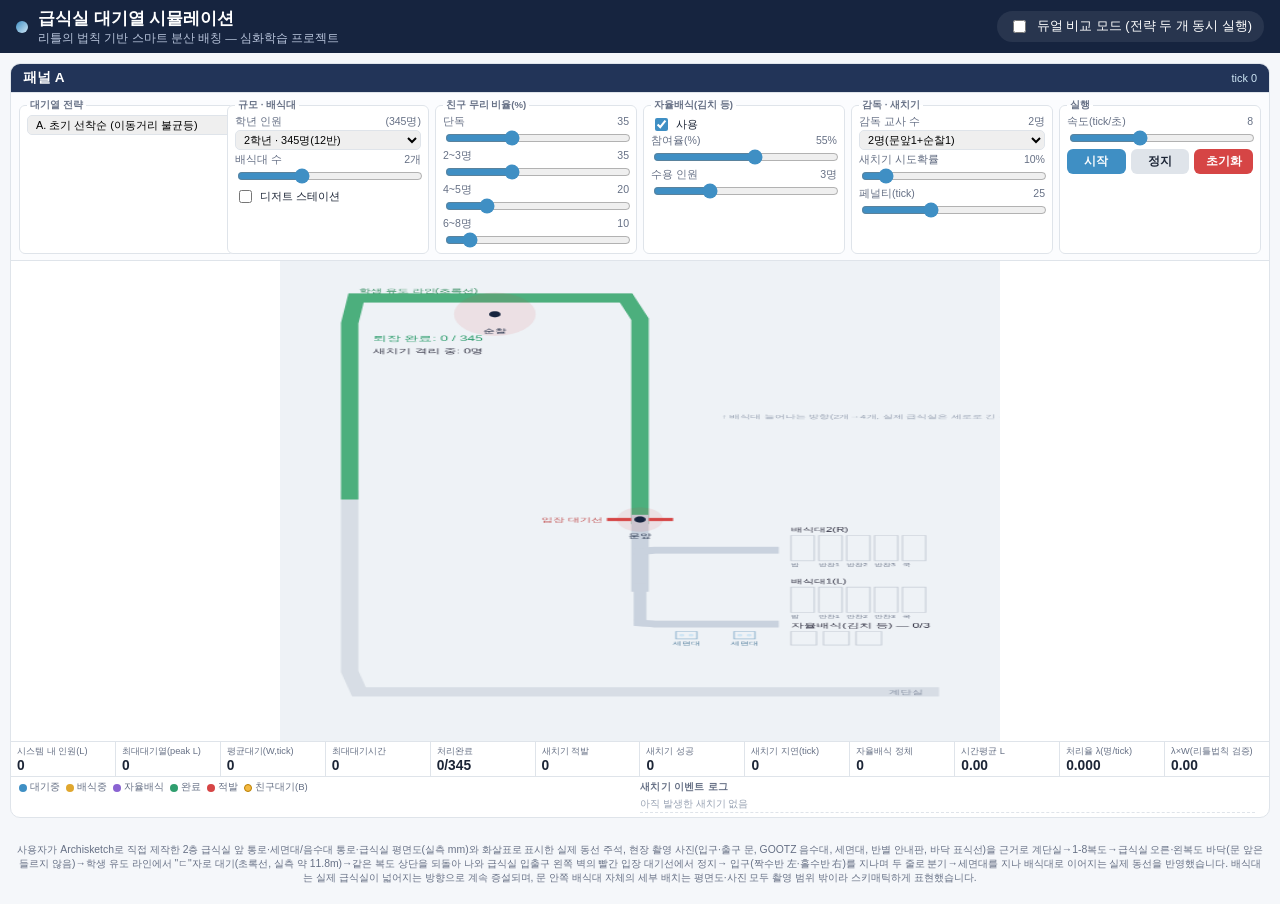
<file: index.html>
<!DOCTYPE html>
<html lang="ko">
<head>
<meta charset="UTF-8">
<meta name="viewport" content="width=device-width, initial-scale=1.0">
<title>급식실 대기열 시뮬레이션 · 김포호수고</title>
<link rel="stylesheet" href="style.css">
</head>
<body>

<header class="topbar">
  <div class="topbar-title">
    <span class="logo-dot"></span>
    <div>
      <h1>급식실 대기열 시뮬레이션</h1>
      <p>리틀의 법칙 기반 스마트 분산 배칭 — 심화학습 프로젝트</p>
    </div>
  </div>
  <label class="dual-toggle">
    <input type="checkbox" id="dualModeToggle">
    <span>듀얼 비교 모드 (전략 두 개 동시 실행)</span>
  </label>
</header>

<main id="panels"></main>

<footer class="foot-note">
  <p>사용자가 Archisketch로 직접 제작한 2층 급식실 앞 통로·세면대/음수대 통로·급식실 평면도(실측 mm)와
  화살표로 표시한 실제 동선 주석, 현장 촬영 사진(입구·출구 문, GOOTZ 음수대, 세면대, 반별 안내판, 바닥 표식선)을
  근거로 계단실→1-8복도→급식실 오른·왼복도 바닥(문 앞은 들르지 않음)→학생 유도 라인에서 "ㄷ"자로 대기(초록선,
  실측 약 11.8m)→같은 복도 상단을 되돌아 나와 급식실 입출구 왼쪽 벽의 빨간 입장 대기선에서 정지→
  입구(짝수반 左·홀수반 右)를 지나며 두 줄로 분기→세면대를 지나 배식대로 이어지는 실제 동선을 반영했습니다.
  배식대는 실제 급식실이 넓어지는 방향으로 계속 증설되며, 문 안쪽 배식대 자체의 세부 배치는 평면도·사진
  모두 촬영 범위 밖이라 스키매틱하게 표현했습니다.</p>
</footer>

<script src="script.js"></script>
</body>
</html>
</file>
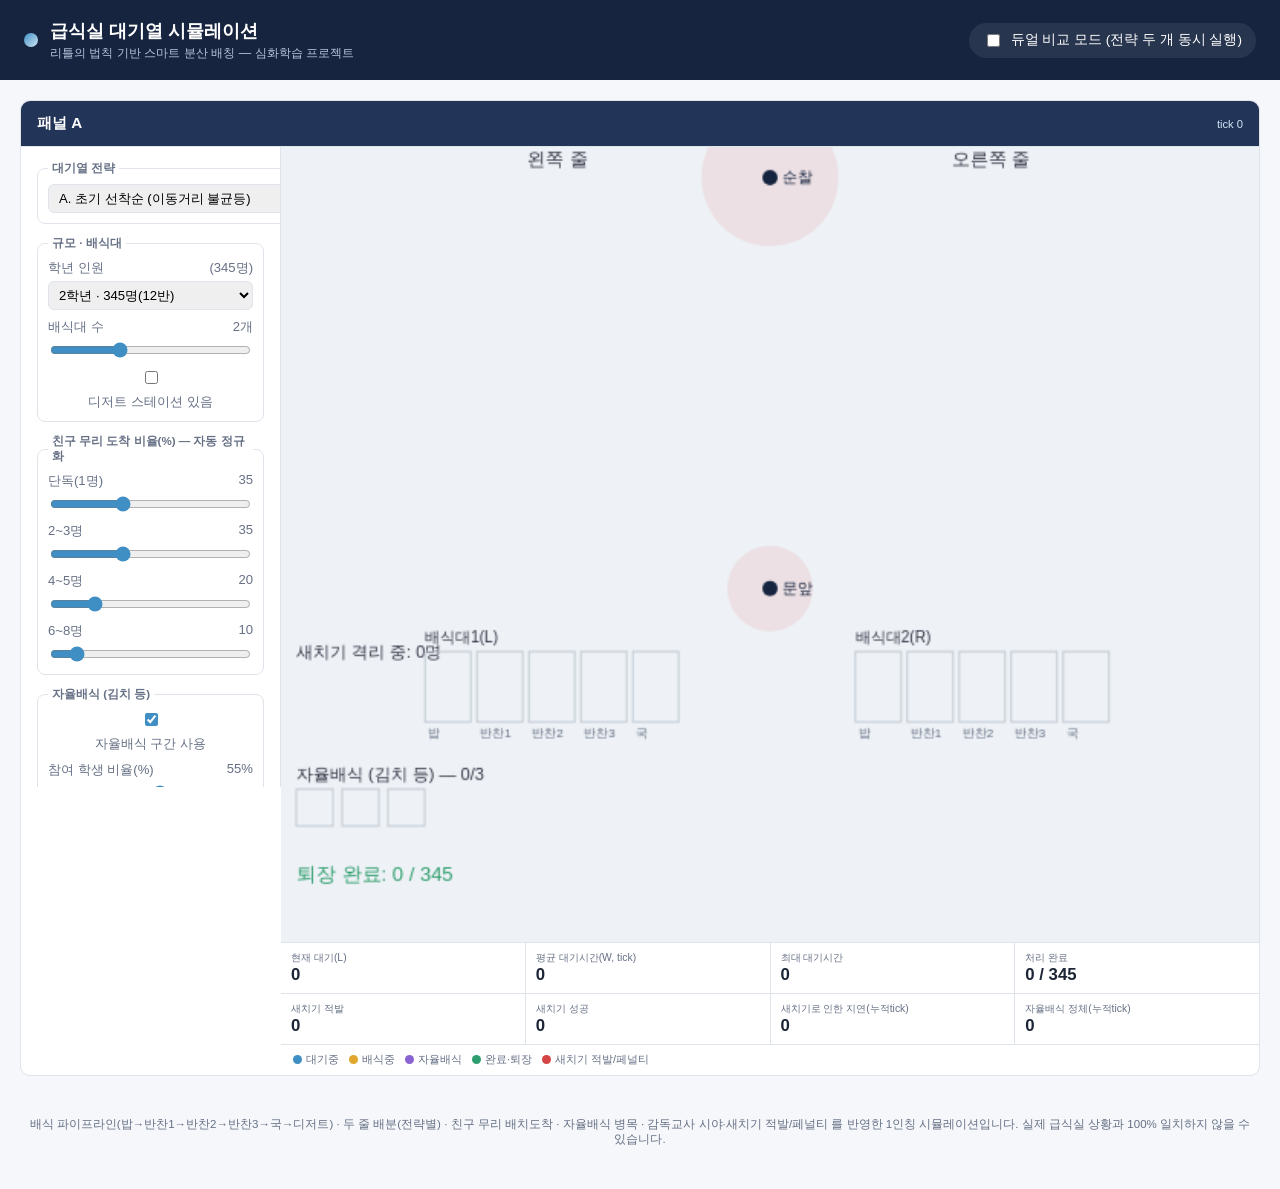
<file: v1/index.html>
<!DOCTYPE html>
<html lang="ko">
<head>
<meta charset="UTF-8">
<meta name="viewport" content="width=device-width, initial-scale=1.0">
<title>급식실 대기열 시뮬레이션 · 김포호수고</title>
<link rel="stylesheet" href="style.css">
</head>
<body>

<header class="topbar">
  <div class="topbar-title">
    <span class="logo-dot"></span>
    <div>
      <h1>급식실 대기열 시뮬레이션</h1>
      <p>리틀의 법칙 기반 스마트 분산 배칭 — 심화학습 프로젝트</p>
    </div>
  </div>
  <label class="dual-toggle">
    <input type="checkbox" id="dualModeToggle">
    <span>듀얼 비교 모드 (전략 두 개 동시 실행)</span>
  </label>
</header>

<main id="panels"></main>

<footer class="foot-note">
  <p>배식 파이프라인(밥→반찬1→반찬2→반찬3→국→디저트) · 두 줄 배분(전략별) · 친구 무리 배치도착 · 자율배식 병목 ·
  감독교사 시야·새치기 적발/페널티 를 반영한 1인칭 시뮬레이션입니다. 실제 급식실 상황과 100% 일치하지 않을 수 있습니다.</p>
</footer>

<script src="script.js"></script>
</body>
</html>
</file>
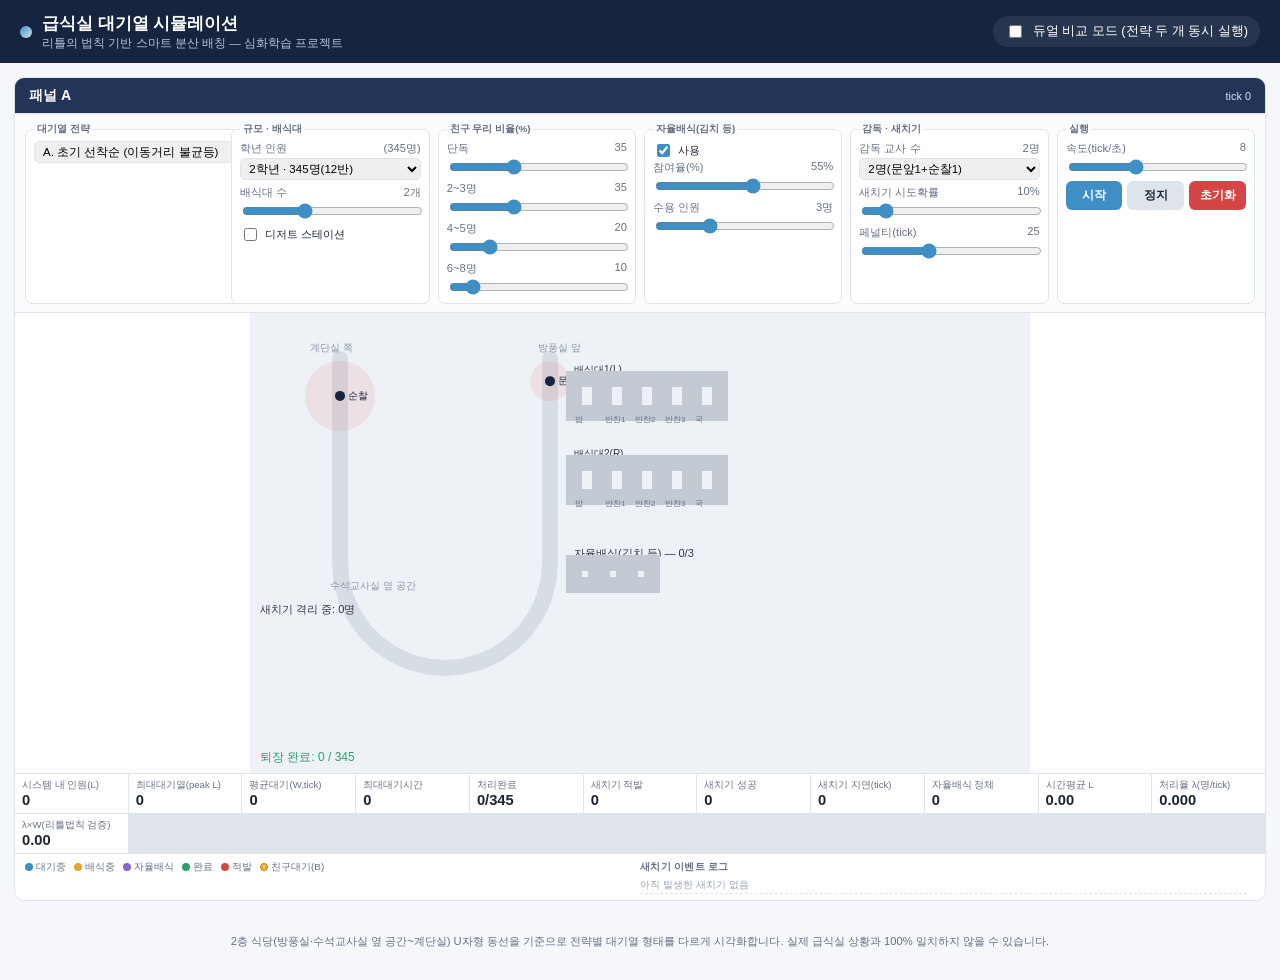
<file: v4/index.html>
<!DOCTYPE html>
<html lang="ko">
<head>
<meta charset="UTF-8">
<meta name="viewport" content="width=device-width, initial-scale=1.0">
<title>급식실 대기열 시뮬레이션 · 김포호수고</title>
<link rel="stylesheet" href="style.css">
</head>
<body>

<header class="topbar">
  <div class="topbar-title">
    <span class="logo-dot"></span>
    <div>
      <h1>급식실 대기열 시뮬레이션</h1>
      <p>리틀의 법칙 기반 스마트 분산 배칭 — 심화학습 프로젝트</p>
    </div>
  </div>
  <label class="dual-toggle">
    <input type="checkbox" id="dualModeToggle">
    <span>듀얼 비교 모드 (전략 두 개 동시 실행)</span>
  </label>
</header>

<main id="panels"></main>

<footer class="foot-note">
  <p>2층 식당(방풍실·수석교사실 옆 공간~계단실) U자형 동선을 기준으로 전략별 대기열 형태를 다르게 시각화합니다.
  실제 급식실 상황과 100% 일치하지 않을 수 있습니다.</p>
</footer>

<script src="script.js"></script>
</body>
</html>
</file>
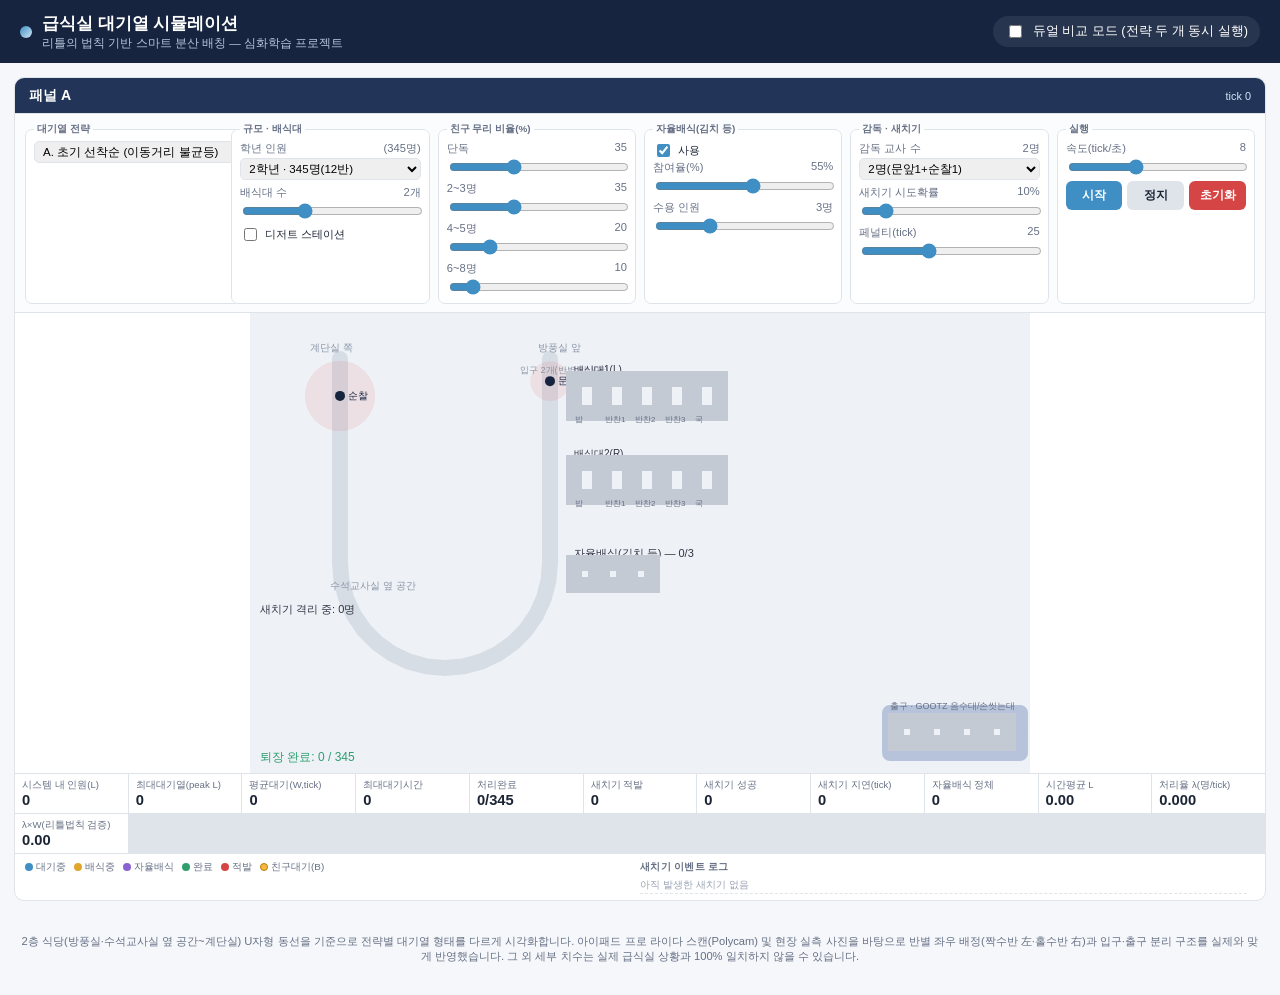
<file: v5/index.html>
<!DOCTYPE html>
<html lang="ko">
<head>
<meta charset="UTF-8">
<meta name="viewport" content="width=device-width, initial-scale=1.0">
<title>급식실 대기열 시뮬레이션 · 김포호수고</title>
<link rel="stylesheet" href="style.css">
</head>
<body>

<header class="topbar">
  <div class="topbar-title">
    <span class="logo-dot"></span>
    <div>
      <h1>급식실 대기열 시뮬레이션</h1>
      <p>리틀의 법칙 기반 스마트 분산 배칭 — 심화학습 프로젝트</p>
    </div>
  </div>
  <label class="dual-toggle">
    <input type="checkbox" id="dualModeToggle">
    <span>듀얼 비교 모드 (전략 두 개 동시 실행)</span>
  </label>
</header>

<main id="panels"></main>

<footer class="foot-note">
  <p>2층 식당(방풍실·수석교사실 옆 공간~계단실) U자형 동선을 기준으로 전략별 대기열 형태를 다르게 시각화합니다.
  아이패드 프로 라이다 스캔(Polycam) 및 현장 실측 사진을 바탕으로 반별 좌우 배정(짝수반 左·홀수반 右)과
  입구·출구 분리 구조를 실제와 맞게 반영했습니다. 그 외 세부 치수는 실제 급식실 상황과 100% 일치하지 않을 수 있습니다.</p>
</footer>

<script src="script.js"></script>
</body>
</html>
</file>
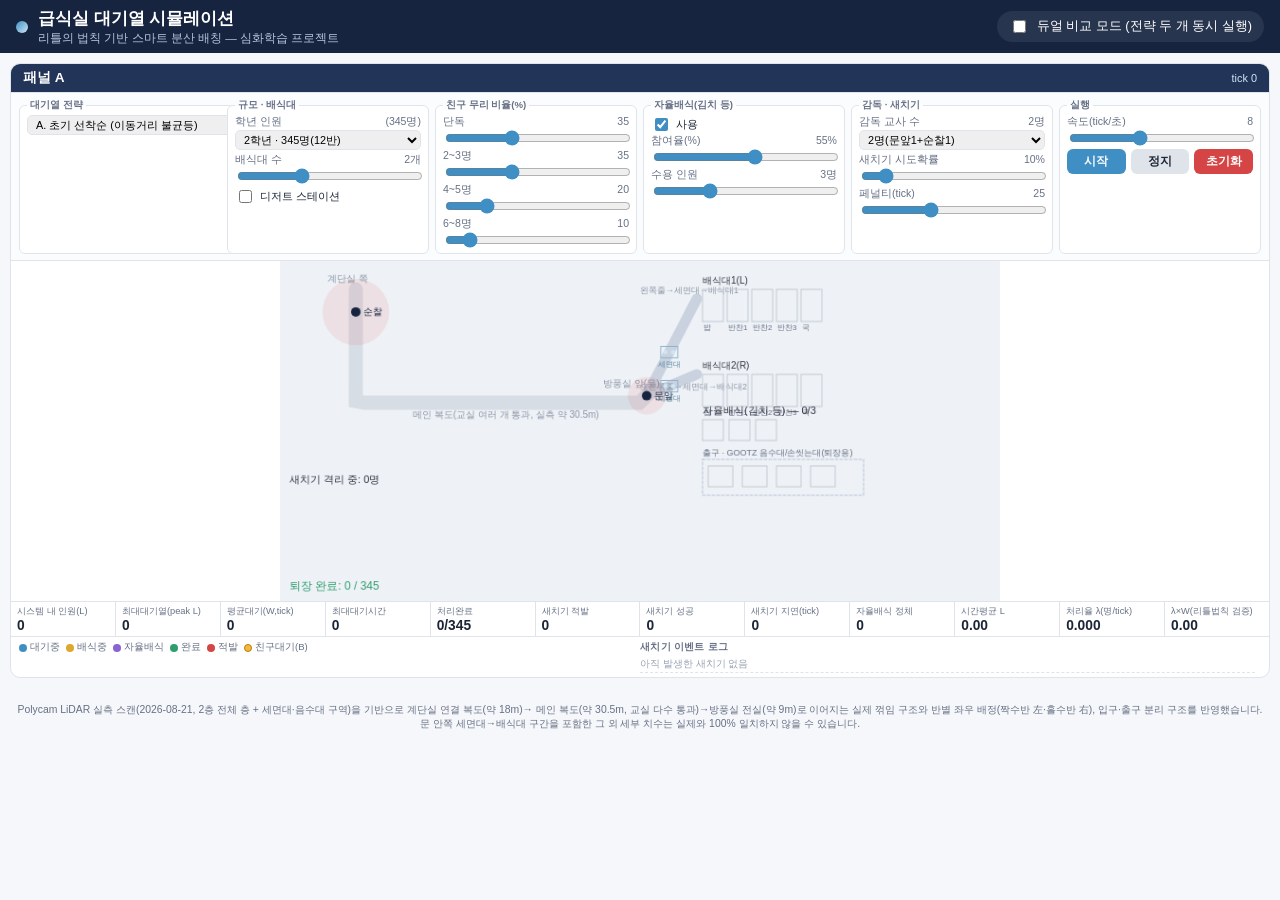
<file: v6/index.html>
<!DOCTYPE html>
<html lang="ko">
<head>
<meta charset="UTF-8">
<meta name="viewport" content="width=device-width, initial-scale=1.0">
<title>급식실 대기열 시뮬레이션 · 김포호수고</title>
<link rel="stylesheet" href="style.css">
</head>
<body>

<header class="topbar">
  <div class="topbar-title">
    <span class="logo-dot"></span>
    <div>
      <h1>급식실 대기열 시뮬레이션</h1>
      <p>리틀의 법칙 기반 스마트 분산 배칭 — 심화학습 프로젝트</p>
    </div>
  </div>
  <label class="dual-toggle">
    <input type="checkbox" id="dualModeToggle">
    <span>듀얼 비교 모드 (전략 두 개 동시 실행)</span>
  </label>
</header>

<main id="panels"></main>

<footer class="foot-note">
  <p>Polycam LiDAR 실측 스캔(2026-08-21, 2층 전체 층 + 세면대·음수대 구역)을 기반으로 계단실 연결 복도(약 18m)→
  메인 복도(약 30.5m, 교실 다수 통과)→방풍실 전실(약 9m)로 이어지는 실제 꺾임 구조와 반별 좌우 배정(짝수반 左·홀수반 右),
  입구·출구 분리 구조를 반영했습니다. 문 안쪽 세면대→배식대 구간을 포함한 그 외 세부 치수는 실제와 100% 일치하지 않을 수 있습니다.</p>
</footer>

<script src="script.js"></script>
</body>
</html>
</file>
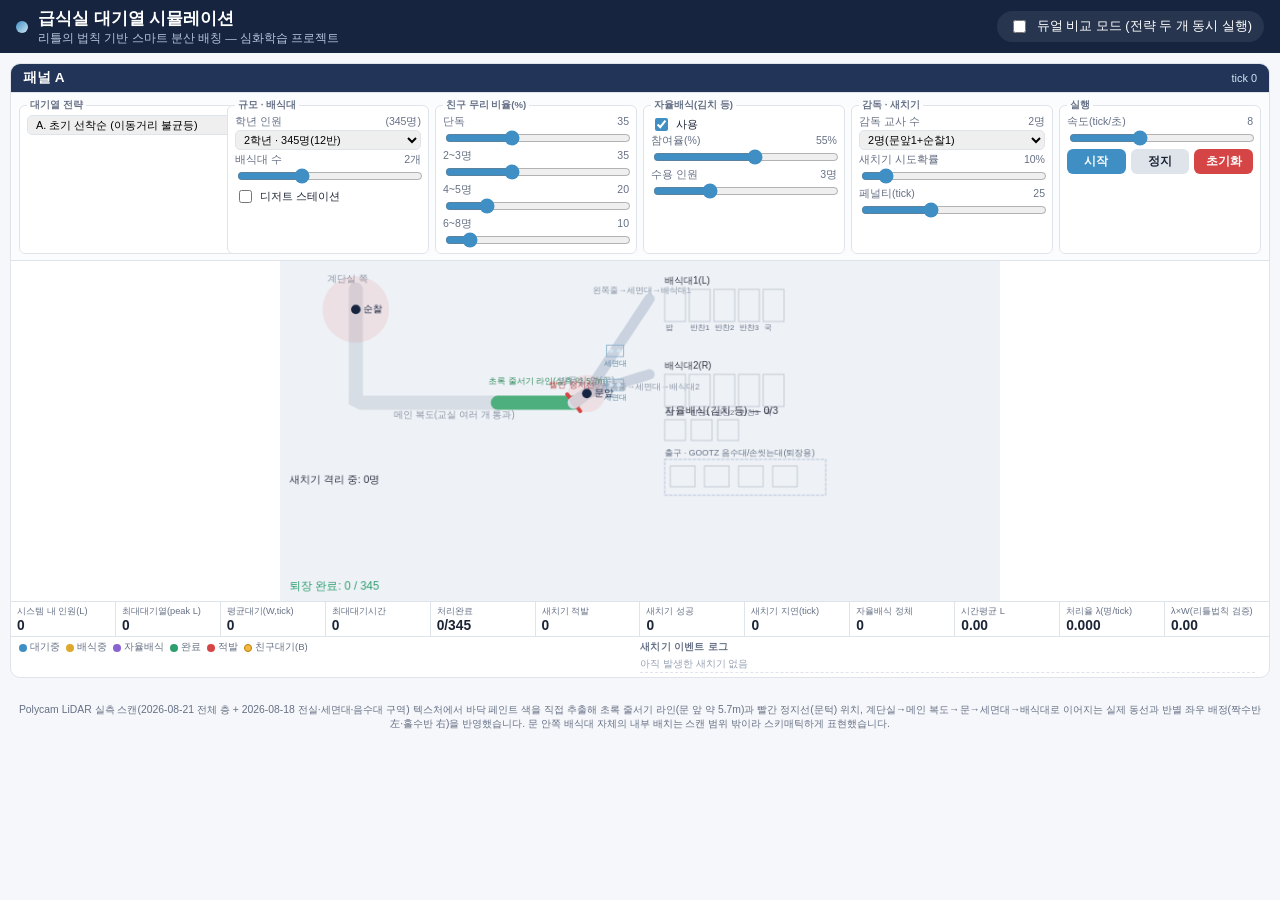
<file: v7/index.html>
<!DOCTYPE html>
<html lang="ko">
<head>
<meta charset="UTF-8">
<meta name="viewport" content="width=device-width, initial-scale=1.0">
<title>급식실 대기열 시뮬레이션 · 김포호수고</title>
<link rel="stylesheet" href="style.css">
</head>
<body>

<header class="topbar">
  <div class="topbar-title">
    <span class="logo-dot"></span>
    <div>
      <h1>급식실 대기열 시뮬레이션</h1>
      <p>리틀의 법칙 기반 스마트 분산 배칭 — 심화학습 프로젝트</p>
    </div>
  </div>
  <label class="dual-toggle">
    <input type="checkbox" id="dualModeToggle">
    <span>듀얼 비교 모드 (전략 두 개 동시 실행)</span>
  </label>
</header>

<main id="panels"></main>

<footer class="foot-note">
  <p>Polycam LiDAR 실측 스캔(2026-08-21 전체 층 + 2026-08-18 전실·세면대·음수대 구역) 텍스처에서 바닥 페인트 색을
  직접 추출해 초록 줄서기 라인(문 앞 약 5.7m)과 빨간 정지선(문턱) 위치, 계단실→메인 복도→문→세면대→배식대로 이어지는
  실제 동선과 반별 좌우 배정(짝수반 左·홀수반 右)을 반영했습니다. 문 안쪽 배식대 자체의 내부 배치는 스캔 범위 밖이라
  스키매틱하게 표현했습니다.</p>
</footer>

<script src="script.js"></script>
</body>
</html>
</file>
<file: style.css>
:root {
  --navy: #16243f;
  --navy-soft: #223458;
  --sky: #3f8fc4;
  --sky-soft: #cfe6f5;
  --bg: #f5f7fa;
  --card: #ffffff;
  --line: #dfe4ea;
  --text: #1c2536;
  --text-mute: #667085;
  --amber: #e0a72e;
  --green: #2f9e6e;
  --red: #d64545;
  --purple: #8a63d2;
  --radius: 10px;
  font-family: "Pretendard", "Noto Sans KR", -apple-system, BlinkMacSystemFont, sans-serif;
}

* { box-sizing: border-box; }

body { margin: 0; background: var(--bg); color: var(--text); }

.topbar {
  display: flex; align-items: center; justify-content: space-between;
  gap: 16px; flex-wrap: wrap;
  background: var(--navy); color: white;
  padding: 7px 16px;
}
.topbar-title { display: flex; align-items: center; gap: 10px; }
.logo-dot {
  width: 12px; height: 12px; border-radius: 50%;
  background: linear-gradient(135deg, var(--sky), var(--sky-soft));
  flex: none;
}
.topbar h1 { font-size: 1.05rem; margin: 0; }
.topbar p { font-size: 0.72rem; margin: 1px 0 0; color: #b7c3da; }

.dual-toggle {
  display: flex; align-items: center; gap: 8px;
  font-size: 0.8rem;
  background: rgba(255,255,255,0.08);
  padding: 6px 12px;
  border-radius: 999px;
  cursor: pointer;
  user-select: none;
}
.dual-toggle input { accent-color: var(--sky); }

#panels {
  display: grid;
  grid-template-columns: 1fr;
  gap: 10px;
  padding: 10px;
  max-width: 1300px;
  margin: 0 auto;
}
#panels.dual { grid-template-columns: 1fr 1fr; max-width: 1700px; }
@media (max-width: 1280px) {
  #panels.dual { grid-template-columns: 1fr; }
}

.panel {
  background: var(--card);
  border: 1px solid var(--line);
  border-radius: var(--radius);
  overflow: hidden;
  display: flex;
  flex-direction: column;
}
.panel-head {
  display: flex; align-items: center; justify-content: space-between;
  padding: 5px 12px;
  border-bottom: 1px solid var(--line);
  background: var(--navy-soft);
  color: white;
}
.panel-head h2 { font-size: 0.85rem; margin: 0; }

/* ---- 컨트롤 바: 세로 사이드바 대신 위쪽 가로형 그리드로, 스크롤 없이 한눈에 ---- */
.controls-bar {
  display: grid;
  grid-template-columns: repeat(auto-fit, minmax(140px, 1fr));
  gap: 6px;
  padding: 6px 8px;
  border-bottom: 1px solid var(--line);
  background: #fbfcfe;
  font-size: 0.68rem;
}
.controls-bar fieldset {
  border: 1px solid var(--line);
  border-radius: 6px;
  padding: 3px 7px 5px;
  margin: 0;
  background: white;
}
.controls-bar legend {
  font-size: 0.6rem;
  color: var(--text-mute);
  padding: 0 3px;
  font-weight: 700;
}
.field { display: flex; flex-direction: column; gap: 1px; margin-bottom: 3px; }
.field:last-child { margin-bottom: 0; }
.field label { display: flex; justify-content: space-between; color: var(--text-mute); font-size: 0.66rem; }
.field select, .field input[type="number"] {
  padding: 2px 4px;
  border: 1px solid var(--line);
  border-radius: 5px;
  font-size: 0.68rem;
}
.field input[type="range"] { accent-color: var(--sky); width: 100%; height: 12px; }
.check-row { display: flex; align-items: center; gap: 5px; font-size: 0.68rem; }
.check-row input { accent-color: var(--sky); }

.btn-row { display: flex; gap: 5px; }
.btn {
  flex: 1;
  padding: 5px 4px;
  border: none;
  border-radius: 6px;
  font-size: 0.72rem;
  cursor: pointer;
  background: var(--sky);
  color: white;
  font-weight: 700;
}
.btn.secondary { background: var(--line); color: var(--text); }
.btn.danger { background: var(--red); color: white; }
.btn:disabled { opacity: 0.5; cursor: not-allowed; }

/* ---- 무대: 캔버스 + 통계 + 로그를 같은 화면 안에 ---- */
.stage { display: flex; flex-direction: column; }
.stage canvas { width: 100%; max-width: 720px; max-height: 480px; height: auto; display: block; background: #eef2f6; margin: 0 auto; }

.stats {
  display: grid;
  grid-template-columns: repeat(auto-fit, minmax(100px, 1fr));
  gap: 1px;
  background: var(--line);
  border-top: 1px solid var(--line);
}
.stat { background: var(--card); padding: 3px 6px; }
.stat .k { font-size: 0.58rem; color: var(--text-mute); white-space: nowrap; }
.stat .v { font-size: 0.86rem; font-weight: 700; font-variant-numeric: tabular-nums; }

.bottom-row {
  display: grid;
  grid-template-columns: 1fr 1fr auto;
  gap: 6px;
  padding: 4px 8px;
  border-top: 1px solid var(--line);
  align-items: start;
}
@media (max-width: 900px) {
  .bottom-row { grid-template-columns: 1fr; }
}

.legend {
  display: flex; flex-wrap: wrap; gap: 6px;
  font-size: 0.6rem;
  color: var(--text-mute);
  align-items: center;
}
.legend span { display: inline-flex; align-items: center; gap: 3px; }
.swatch { width: 8px; height: 8px; border-radius: 50%; display: inline-block; }

.eventlog {
  font-size: 0.62rem;
  color: var(--text-mute);
}
.eventlog h3 { font-size: 0.6rem; margin: 0 0 2px; text-transform: uppercase; letter-spacing: .03em; }
.eventlog ul { list-style: none; margin: 0; padding: 0; max-height: 44px; overflow-y: auto; }
.eventlog li { padding: 1px 0; border-bottom: 1px dashed var(--line); }
.eventlog li.caught { color: var(--red); }
.eventlog li.success { color: var(--amber); }

.foot-note {
  padding: 5px 16px 8px;
  font-size: 0.65rem;
  color: var(--text-mute);
  text-align: center;
}
</file>
<file: v1/style.css>
:root {
  --navy: #16243f;
  --navy-soft: #223458;
  --sky: #3f8fc4;
  --sky-soft: #cfe6f5;
  --bg: #f5f7fa;
  --card: #ffffff;
  --line: #dfe4ea;
  --text: #1c2536;
  --text-mute: #667085;
  --amber: #e0a72e;
  --green: #2f9e6e;
  --red: #d64545;
  --purple: #8a63d2;
  --radius: 10px;
  font-family: "Pretendard", "Noto Sans KR", -apple-system, BlinkMacSystemFont, sans-serif;
}

* { box-sizing: border-box; }

body {
  margin: 0;
  background: var(--bg);
  color: var(--text);
}

.topbar {
  display: flex;
  align-items: center;
  justify-content: space-between;
  gap: 16px;
  flex-wrap: wrap;
  background: var(--navy);
  color: white;
  padding: 18px 24px;
}
.topbar-title { display: flex; align-items: center; gap: 12px; }
.logo-dot {
  width: 14px; height: 14px; border-radius: 50%;
  background: linear-gradient(135deg, var(--sky), var(--sky-soft));
  flex: none;
}
.topbar h1 { font-size: 1.15rem; margin: 0; }
.topbar p { font-size: 0.78rem; margin: 2px 0 0; color: #b7c3da; }

.dual-toggle {
  display: flex; align-items: center; gap: 8px;
  font-size: 0.85rem;
  background: rgba(255,255,255,0.08);
  padding: 8px 14px;
  border-radius: 999px;
  cursor: pointer;
  user-select: none;
}
.dual-toggle input { accent-color: var(--sky); }

#panels {
  display: grid;
  grid-template-columns: 1fr;
  gap: 20px;
  padding: 20px;
}
#panels.dual { grid-template-columns: 1fr 1fr; }
@media (max-width: 980px) {
  #panels.dual { grid-template-columns: 1fr; }
}

.panel {
  background: var(--card);
  border: 1px solid var(--line);
  border-radius: var(--radius);
  overflow: hidden;
  display: flex;
  flex-direction: column;
}
.panel-head {
  display: flex; align-items: center; justify-content: space-between;
  padding: 12px 16px;
  border-bottom: 1px solid var(--line);
  background: var(--navy-soft);
  color: white;
}
.panel-head h2 { font-size: 0.95rem; margin: 0; }
.panel-body {
  display: grid;
  grid-template-columns: 260px 1fr;
  gap: 0;
}
@media (max-width: 760px) {
  .panel-body { grid-template-columns: 1fr; }
}

.controls {
  padding: 14px 16px;
  border-right: 1px solid var(--line);
  display: flex;
  flex-direction: column;
  gap: 12px;
  font-size: 0.82rem;
  max-height: 640px;
  overflow-y: auto;
}
.controls fieldset {
  border: 1px solid var(--line);
  border-radius: 8px;
  padding: 8px 10px 10px;
  margin: 0;
}
.controls legend {
  font-size: 0.72rem;
  color: var(--text-mute);
  padding: 0 4px;
  font-weight: 600;
}
.field { display: flex; flex-direction: column; gap: 4px; margin-bottom: 8px; }
.field:last-child { margin-bottom: 0; }
.field label { display: flex; justify-content: space-between; color: var(--text-mute); }
.field select, .field input[type="number"] {
  padding: 5px 6px;
  border: 1px solid var(--line);
  border-radius: 6px;
  font-size: 0.82rem;
}
.field input[type="range"] { accent-color: var(--sky); }
.field .hint { font-size: 0.68rem; color: var(--text-mute); }
.check-row { display: flex; align-items: center; gap: 6px; }
.check-row input { accent-color: var(--sky); }

.btn-row { display: flex; gap: 6px; }
.btn {
  flex: 1;
  padding: 8px 6px;
  border: none;
  border-radius: 7px;
  font-size: 0.82rem;
  cursor: pointer;
  background: var(--sky);
  color: white;
  font-weight: 600;
}
.btn.secondary { background: var(--line); color: var(--text); }
.btn.danger { background: var(--red); color: white; }
.btn:disabled { opacity: 0.5; cursor: not-allowed; }

.stage {
  display: flex;
  flex-direction: column;
}
.stage canvas {
  width: 100%;
  height: auto;
  display: block;
  background: #eef2f6;
}

.stats {
  display: grid;
  grid-template-columns: repeat(4, 1fr);
  gap: 1px;
  background: var(--line);
  border-top: 1px solid var(--line);
}
@media (max-width: 560px) {
  .stats { grid-template-columns: repeat(2, 1fr); }
}
.stat {
  background: var(--card);
  padding: 8px 10px;
}
.stat .k { font-size: 0.65rem; color: var(--text-mute); }
.stat .v { font-size: 1.05rem; font-weight: 700; font-variant-numeric: tabular-nums; }

.legend {
  display: flex; flex-wrap: wrap; gap: 10px;
  padding: 8px 12px;
  font-size: 0.68rem;
  color: var(--text-mute);
  border-top: 1px solid var(--line);
}
.legend span { display: inline-flex; align-items: center; gap: 4px; }
.swatch { width: 9px; height: 9px; border-radius: 50%; display: inline-block; }

.foot-note {
  padding: 10px 24px 30px;
  font-size: 0.72rem;
  color: var(--text-mute);
  text-align: center;
}
</file>
<file: v4/style.css>
:root {
  --navy: #16243f;
  --navy-soft: #223458;
  --sky: #3f8fc4;
  --sky-soft: #cfe6f5;
  --bg: #f5f7fa;
  --card: #ffffff;
  --line: #dfe4ea;
  --text: #1c2536;
  --text-mute: #667085;
  --amber: #e0a72e;
  --green: #2f9e6e;
  --red: #d64545;
  --purple: #8a63d2;
  --radius: 10px;
  font-family: "Pretendard", "Noto Sans KR", -apple-system, BlinkMacSystemFont, sans-serif;
}

* { box-sizing: border-box; }

body { margin: 0; background: var(--bg); color: var(--text); }

.topbar {
  display: flex; align-items: center; justify-content: space-between;
  gap: 16px; flex-wrap: wrap;
  background: var(--navy); color: white;
  padding: 12px 20px;
}
.topbar-title { display: flex; align-items: center; gap: 10px; }
.logo-dot {
  width: 12px; height: 12px; border-radius: 50%;
  background: linear-gradient(135deg, var(--sky), var(--sky-soft));
  flex: none;
}
.topbar h1 { font-size: 1.05rem; margin: 0; }
.topbar p { font-size: 0.72rem; margin: 1px 0 0; color: #b7c3da; }

.dual-toggle {
  display: flex; align-items: center; gap: 8px;
  font-size: 0.8rem;
  background: rgba(255,255,255,0.08);
  padding: 6px 12px;
  border-radius: 999px;
  cursor: pointer;
  user-select: none;
}
.dual-toggle input { accent-color: var(--sky); }

#panels {
  display: grid;
  grid-template-columns: 1fr;
  gap: 14px;
  padding: 14px;
  max-width: 1300px;
  margin: 0 auto;
}
#panels.dual { grid-template-columns: 1fr 1fr; max-width: 1700px; }
@media (max-width: 1280px) {
  #panels.dual { grid-template-columns: 1fr; }
}

.panel {
  background: var(--card);
  border: 1px solid var(--line);
  border-radius: var(--radius);
  overflow: hidden;
  display: flex;
  flex-direction: column;
}
.panel-head {
  display: flex; align-items: center; justify-content: space-between;
  padding: 8px 14px;
  border-bottom: 1px solid var(--line);
  background: var(--navy-soft);
  color: white;
}
.panel-head h2 { font-size: 0.88rem; margin: 0; }

/* ---- 컨트롤 바: 세로 사이드바 대신 위쪽 가로형 그리드로, 스크롤 없이 한눈에 ---- */
.controls-bar {
  display: grid;
  grid-template-columns: repeat(auto-fit, minmax(150px, 1fr));
  gap: 8px;
  padding: 8px 10px;
  border-bottom: 1px solid var(--line);
  background: #fbfcfe;
  font-size: 0.72rem;
}
.controls-bar fieldset {
  border: 1px solid var(--line);
  border-radius: 7px;
  padding: 5px 8px 7px;
  margin: 0;
  background: white;
}
.controls-bar legend {
  font-size: 0.62rem;
  color: var(--text-mute);
  padding: 0 3px;
  font-weight: 700;
}
.field { display: flex; flex-direction: column; gap: 2px; margin-bottom: 5px; }
.field:last-child { margin-bottom: 0; }
.field label { display: flex; justify-content: space-between; color: var(--text-mute); font-size: 0.7rem; }
.field select, .field input[type="number"] {
  padding: 3px 4px;
  border: 1px solid var(--line);
  border-radius: 5px;
  font-size: 0.72rem;
}
.field input[type="range"] { accent-color: var(--sky); width: 100%; height: 14px; }
.check-row { display: flex; align-items: center; gap: 5px; font-size: 0.7rem; }
.check-row input { accent-color: var(--sky); }

.btn-row { display: flex; gap: 5px; }
.btn {
  flex: 1;
  padding: 6px 4px;
  border: none;
  border-radius: 6px;
  font-size: 0.75rem;
  cursor: pointer;
  background: var(--sky);
  color: white;
  font-weight: 700;
}
.btn.secondary { background: var(--line); color: var(--text); }
.btn.danger { background: var(--red); color: white; }
.btn:disabled { opacity: 0.5; cursor: not-allowed; }

/* ---- 무대: 캔버스 + 통계 + 로그를 같은 화면 안에 ---- */
.stage { display: flex; flex-direction: column; }
.stage canvas { width: 100%; max-width: 780px; height: auto; display: block; background: #eef2f6; margin: 0 auto; }

.stats {
  display: grid;
  grid-template-columns: repeat(auto-fit, minmax(108px, 1fr));
  gap: 1px;
  background: var(--line);
  border-top: 1px solid var(--line);
}
.stat { background: var(--card); padding: 5px 7px; }
.stat .k { font-size: 0.6rem; color: var(--text-mute); white-space: nowrap; }
.stat .v { font-size: 0.92rem; font-weight: 700; font-variant-numeric: tabular-nums; }

.bottom-row {
  display: grid;
  grid-template-columns: 1fr 1fr auto;
  gap: 8px;
  padding: 6px 10px;
  border-top: 1px solid var(--line);
  align-items: start;
}
@media (max-width: 900px) {
  .bottom-row { grid-template-columns: 1fr; }
}

.legend {
  display: flex; flex-wrap: wrap; gap: 8px;
  font-size: 0.62rem;
  color: var(--text-mute);
  align-items: center;
}
.legend span { display: inline-flex; align-items: center; gap: 3px; }
.swatch { width: 8px; height: 8px; border-radius: 50%; display: inline-block; }

.eventlog {
  font-size: 0.65rem;
  color: var(--text-mute);
}
.eventlog h3 { font-size: 0.62rem; margin: 0 0 3px; text-transform: uppercase; letter-spacing: .03em; }
.eventlog ul { list-style: none; margin: 0; padding: 0; max-height: 66px; overflow-y: auto; }
.eventlog li { padding: 1px 0; border-bottom: 1px dashed var(--line); }
.eventlog li.caught { color: var(--red); }
.eventlog li.success { color: var(--amber); }

.foot-note {
  padding: 8px 20px 20px;
  font-size: 0.7rem;
  color: var(--text-mute);
  text-align: center;
}
</file>
<file: v5/style.css>
:root {
  --navy: #16243f;
  --navy-soft: #223458;
  --sky: #3f8fc4;
  --sky-soft: #cfe6f5;
  --bg: #f5f7fa;
  --card: #ffffff;
  --line: #dfe4ea;
  --text: #1c2536;
  --text-mute: #667085;
  --amber: #e0a72e;
  --green: #2f9e6e;
  --red: #d64545;
  --purple: #8a63d2;
  --radius: 10px;
  font-family: "Pretendard", "Noto Sans KR", -apple-system, BlinkMacSystemFont, sans-serif;
}

* { box-sizing: border-box; }

body { margin: 0; background: var(--bg); color: var(--text); }

.topbar {
  display: flex; align-items: center; justify-content: space-between;
  gap: 16px; flex-wrap: wrap;
  background: var(--navy); color: white;
  padding: 12px 20px;
}
.topbar-title { display: flex; align-items: center; gap: 10px; }
.logo-dot {
  width: 12px; height: 12px; border-radius: 50%;
  background: linear-gradient(135deg, var(--sky), var(--sky-soft));
  flex: none;
}
.topbar h1 { font-size: 1.05rem; margin: 0; }
.topbar p { font-size: 0.72rem; margin: 1px 0 0; color: #b7c3da; }

.dual-toggle {
  display: flex; align-items: center; gap: 8px;
  font-size: 0.8rem;
  background: rgba(255,255,255,0.08);
  padding: 6px 12px;
  border-radius: 999px;
  cursor: pointer;
  user-select: none;
}
.dual-toggle input { accent-color: var(--sky); }

#panels {
  display: grid;
  grid-template-columns: 1fr;
  gap: 14px;
  padding: 14px;
  max-width: 1300px;
  margin: 0 auto;
}
#panels.dual { grid-template-columns: 1fr 1fr; max-width: 1700px; }
@media (max-width: 1280px) {
  #panels.dual { grid-template-columns: 1fr; }
}

.panel {
  background: var(--card);
  border: 1px solid var(--line);
  border-radius: var(--radius);
  overflow: hidden;
  display: flex;
  flex-direction: column;
}
.panel-head {
  display: flex; align-items: center; justify-content: space-between;
  padding: 8px 14px;
  border-bottom: 1px solid var(--line);
  background: var(--navy-soft);
  color: white;
}
.panel-head h2 { font-size: 0.88rem; margin: 0; }

/* ---- 컨트롤 바: 세로 사이드바 대신 위쪽 가로형 그리드로, 스크롤 없이 한눈에 ---- */
.controls-bar {
  display: grid;
  grid-template-columns: repeat(auto-fit, minmax(150px, 1fr));
  gap: 8px;
  padding: 8px 10px;
  border-bottom: 1px solid var(--line);
  background: #fbfcfe;
  font-size: 0.72rem;
}
.controls-bar fieldset {
  border: 1px solid var(--line);
  border-radius: 7px;
  padding: 5px 8px 7px;
  margin: 0;
  background: white;
}
.controls-bar legend {
  font-size: 0.62rem;
  color: var(--text-mute);
  padding: 0 3px;
  font-weight: 700;
}
.field { display: flex; flex-direction: column; gap: 2px; margin-bottom: 5px; }
.field:last-child { margin-bottom: 0; }
.field label { display: flex; justify-content: space-between; color: var(--text-mute); font-size: 0.7rem; }
.field select, .field input[type="number"] {
  padding: 3px 4px;
  border: 1px solid var(--line);
  border-radius: 5px;
  font-size: 0.72rem;
}
.field input[type="range"] { accent-color: var(--sky); width: 100%; height: 14px; }
.check-row { display: flex; align-items: center; gap: 5px; font-size: 0.7rem; }
.check-row input { accent-color: var(--sky); }

.btn-row { display: flex; gap: 5px; }
.btn {
  flex: 1;
  padding: 6px 4px;
  border: none;
  border-radius: 6px;
  font-size: 0.75rem;
  cursor: pointer;
  background: var(--sky);
  color: white;
  font-weight: 700;
}
.btn.secondary { background: var(--line); color: var(--text); }
.btn.danger { background: var(--red); color: white; }
.btn:disabled { opacity: 0.5; cursor: not-allowed; }

/* ---- 무대: 캔버스 + 통계 + 로그를 같은 화면 안에 ---- */
.stage { display: flex; flex-direction: column; }
.stage canvas { width: 100%; max-width: 780px; height: auto; display: block; background: #eef2f6; margin: 0 auto; }

.stats {
  display: grid;
  grid-template-columns: repeat(auto-fit, minmax(108px, 1fr));
  gap: 1px;
  background: var(--line);
  border-top: 1px solid var(--line);
}
.stat { background: var(--card); padding: 5px 7px; }
.stat .k { font-size: 0.6rem; color: var(--text-mute); white-space: nowrap; }
.stat .v { font-size: 0.92rem; font-weight: 700; font-variant-numeric: tabular-nums; }

.bottom-row {
  display: grid;
  grid-template-columns: 1fr 1fr auto;
  gap: 8px;
  padding: 6px 10px;
  border-top: 1px solid var(--line);
  align-items: start;
}
@media (max-width: 900px) {
  .bottom-row { grid-template-columns: 1fr; }
}

.legend {
  display: flex; flex-wrap: wrap; gap: 8px;
  font-size: 0.62rem;
  color: var(--text-mute);
  align-items: center;
}
.legend span { display: inline-flex; align-items: center; gap: 3px; }
.swatch { width: 8px; height: 8px; border-radius: 50%; display: inline-block; }

.eventlog {
  font-size: 0.65rem;
  color: var(--text-mute);
}
.eventlog h3 { font-size: 0.62rem; margin: 0 0 3px; text-transform: uppercase; letter-spacing: .03em; }
.eventlog ul { list-style: none; margin: 0; padding: 0; max-height: 66px; overflow-y: auto; }
.eventlog li { padding: 1px 0; border-bottom: 1px dashed var(--line); }
.eventlog li.caught { color: var(--red); }
.eventlog li.success { color: var(--amber); }

.foot-note {
  padding: 8px 20px 20px;
  font-size: 0.7rem;
  color: var(--text-mute);
  text-align: center;
}
</file>
<file: v6/style.css>
:root {
  --navy: #16243f;
  --navy-soft: #223458;
  --sky: #3f8fc4;
  --sky-soft: #cfe6f5;
  --bg: #f5f7fa;
  --card: #ffffff;
  --line: #dfe4ea;
  --text: #1c2536;
  --text-mute: #667085;
  --amber: #e0a72e;
  --green: #2f9e6e;
  --red: #d64545;
  --purple: #8a63d2;
  --radius: 10px;
  font-family: "Pretendard", "Noto Sans KR", -apple-system, BlinkMacSystemFont, sans-serif;
}

* { box-sizing: border-box; }

body { margin: 0; background: var(--bg); color: var(--text); }

.topbar {
  display: flex; align-items: center; justify-content: space-between;
  gap: 16px; flex-wrap: wrap;
  background: var(--navy); color: white;
  padding: 7px 16px;
}
.topbar-title { display: flex; align-items: center; gap: 10px; }
.logo-dot {
  width: 12px; height: 12px; border-radius: 50%;
  background: linear-gradient(135deg, var(--sky), var(--sky-soft));
  flex: none;
}
.topbar h1 { font-size: 1.05rem; margin: 0; }
.topbar p { font-size: 0.72rem; margin: 1px 0 0; color: #b7c3da; }

.dual-toggle {
  display: flex; align-items: center; gap: 8px;
  font-size: 0.8rem;
  background: rgba(255,255,255,0.08);
  padding: 6px 12px;
  border-radius: 999px;
  cursor: pointer;
  user-select: none;
}
.dual-toggle input { accent-color: var(--sky); }

#panels {
  display: grid;
  grid-template-columns: 1fr;
  gap: 10px;
  padding: 10px;
  max-width: 1300px;
  margin: 0 auto;
}
#panels.dual { grid-template-columns: 1fr 1fr; max-width: 1700px; }
@media (max-width: 1280px) {
  #panels.dual { grid-template-columns: 1fr; }
}

.panel {
  background: var(--card);
  border: 1px solid var(--line);
  border-radius: var(--radius);
  overflow: hidden;
  display: flex;
  flex-direction: column;
}
.panel-head {
  display: flex; align-items: center; justify-content: space-between;
  padding: 5px 12px;
  border-bottom: 1px solid var(--line);
  background: var(--navy-soft);
  color: white;
}
.panel-head h2 { font-size: 0.85rem; margin: 0; }

/* ---- 컨트롤 바: 세로 사이드바 대신 위쪽 가로형 그리드로, 스크롤 없이 한눈에 ---- */
.controls-bar {
  display: grid;
  grid-template-columns: repeat(auto-fit, minmax(140px, 1fr));
  gap: 6px;
  padding: 6px 8px;
  border-bottom: 1px solid var(--line);
  background: #fbfcfe;
  font-size: 0.68rem;
}
.controls-bar fieldset {
  border: 1px solid var(--line);
  border-radius: 6px;
  padding: 3px 7px 5px;
  margin: 0;
  background: white;
}
.controls-bar legend {
  font-size: 0.6rem;
  color: var(--text-mute);
  padding: 0 3px;
  font-weight: 700;
}
.field { display: flex; flex-direction: column; gap: 1px; margin-bottom: 3px; }
.field:last-child { margin-bottom: 0; }
.field label { display: flex; justify-content: space-between; color: var(--text-mute); font-size: 0.66rem; }
.field select, .field input[type="number"] {
  padding: 2px 4px;
  border: 1px solid var(--line);
  border-radius: 5px;
  font-size: 0.68rem;
}
.field input[type="range"] { accent-color: var(--sky); width: 100%; height: 12px; }
.check-row { display: flex; align-items: center; gap: 5px; font-size: 0.68rem; }
.check-row input { accent-color: var(--sky); }

.btn-row { display: flex; gap: 5px; }
.btn {
  flex: 1;
  padding: 5px 4px;
  border: none;
  border-radius: 6px;
  font-size: 0.72rem;
  cursor: pointer;
  background: var(--sky);
  color: white;
  font-weight: 700;
}
.btn.secondary { background: var(--line); color: var(--text); }
.btn.danger { background: var(--red); color: white; }
.btn:disabled { opacity: 0.5; cursor: not-allowed; }

/* ---- 무대: 캔버스 + 통계 + 로그를 같은 화면 안에 ---- */
.stage { display: flex; flex-direction: column; }
.stage canvas { width: 100%; max-width: 720px; max-height: 340px; height: auto; display: block; background: #eef2f6; margin: 0 auto; }

.stats {
  display: grid;
  grid-template-columns: repeat(auto-fit, minmax(100px, 1fr));
  gap: 1px;
  background: var(--line);
  border-top: 1px solid var(--line);
}
.stat { background: var(--card); padding: 3px 6px; }
.stat .k { font-size: 0.58rem; color: var(--text-mute); white-space: nowrap; }
.stat .v { font-size: 0.86rem; font-weight: 700; font-variant-numeric: tabular-nums; }

.bottom-row {
  display: grid;
  grid-template-columns: 1fr 1fr auto;
  gap: 6px;
  padding: 4px 8px;
  border-top: 1px solid var(--line);
  align-items: start;
}
@media (max-width: 900px) {
  .bottom-row { grid-template-columns: 1fr; }
}

.legend {
  display: flex; flex-wrap: wrap; gap: 6px;
  font-size: 0.6rem;
  color: var(--text-mute);
  align-items: center;
}
.legend span { display: inline-flex; align-items: center; gap: 3px; }
.swatch { width: 8px; height: 8px; border-radius: 50%; display: inline-block; }

.eventlog {
  font-size: 0.62rem;
  color: var(--text-mute);
}
.eventlog h3 { font-size: 0.6rem; margin: 0 0 2px; text-transform: uppercase; letter-spacing: .03em; }
.eventlog ul { list-style: none; margin: 0; padding: 0; max-height: 44px; overflow-y: auto; }
.eventlog li { padding: 1px 0; border-bottom: 1px dashed var(--line); }
.eventlog li.caught { color: var(--red); }
.eventlog li.success { color: var(--amber); }

.foot-note {
  padding: 5px 16px 8px;
  font-size: 0.65rem;
  color: var(--text-mute);
  text-align: center;
}
</file>
<file: v7/style.css>
:root {
  --navy: #16243f;
  --navy-soft: #223458;
  --sky: #3f8fc4;
  --sky-soft: #cfe6f5;
  --bg: #f5f7fa;
  --card: #ffffff;
  --line: #dfe4ea;
  --text: #1c2536;
  --text-mute: #667085;
  --amber: #e0a72e;
  --green: #2f9e6e;
  --red: #d64545;
  --purple: #8a63d2;
  --radius: 10px;
  font-family: "Pretendard", "Noto Sans KR", -apple-system, BlinkMacSystemFont, sans-serif;
}

* { box-sizing: border-box; }

body { margin: 0; background: var(--bg); color: var(--text); }

.topbar {
  display: flex; align-items: center; justify-content: space-between;
  gap: 16px; flex-wrap: wrap;
  background: var(--navy); color: white;
  padding: 7px 16px;
}
.topbar-title { display: flex; align-items: center; gap: 10px; }
.logo-dot {
  width: 12px; height: 12px; border-radius: 50%;
  background: linear-gradient(135deg, var(--sky), var(--sky-soft));
  flex: none;
}
.topbar h1 { font-size: 1.05rem; margin: 0; }
.topbar p { font-size: 0.72rem; margin: 1px 0 0; color: #b7c3da; }

.dual-toggle {
  display: flex; align-items: center; gap: 8px;
  font-size: 0.8rem;
  background: rgba(255,255,255,0.08);
  padding: 6px 12px;
  border-radius: 999px;
  cursor: pointer;
  user-select: none;
}
.dual-toggle input { accent-color: var(--sky); }

#panels {
  display: grid;
  grid-template-columns: 1fr;
  gap: 10px;
  padding: 10px;
  max-width: 1300px;
  margin: 0 auto;
}
#panels.dual { grid-template-columns: 1fr 1fr; max-width: 1700px; }
@media (max-width: 1280px) {
  #panels.dual { grid-template-columns: 1fr; }
}

.panel {
  background: var(--card);
  border: 1px solid var(--line);
  border-radius: var(--radius);
  overflow: hidden;
  display: flex;
  flex-direction: column;
}
.panel-head {
  display: flex; align-items: center; justify-content: space-between;
  padding: 5px 12px;
  border-bottom: 1px solid var(--line);
  background: var(--navy-soft);
  color: white;
}
.panel-head h2 { font-size: 0.85rem; margin: 0; }

/* ---- 컨트롤 바: 세로 사이드바 대신 위쪽 가로형 그리드로, 스크롤 없이 한눈에 ---- */
.controls-bar {
  display: grid;
  grid-template-columns: repeat(auto-fit, minmax(140px, 1fr));
  gap: 6px;
  padding: 6px 8px;
  border-bottom: 1px solid var(--line);
  background: #fbfcfe;
  font-size: 0.68rem;
}
.controls-bar fieldset {
  border: 1px solid var(--line);
  border-radius: 6px;
  padding: 3px 7px 5px;
  margin: 0;
  background: white;
}
.controls-bar legend {
  font-size: 0.6rem;
  color: var(--text-mute);
  padding: 0 3px;
  font-weight: 700;
}
.field { display: flex; flex-direction: column; gap: 1px; margin-bottom: 3px; }
.field:last-child { margin-bottom: 0; }
.field label { display: flex; justify-content: space-between; color: var(--text-mute); font-size: 0.66rem; }
.field select, .field input[type="number"] {
  padding: 2px 4px;
  border: 1px solid var(--line);
  border-radius: 5px;
  font-size: 0.68rem;
}
.field input[type="range"] { accent-color: var(--sky); width: 100%; height: 12px; }
.check-row { display: flex; align-items: center; gap: 5px; font-size: 0.68rem; }
.check-row input { accent-color: var(--sky); }

.btn-row { display: flex; gap: 5px; }
.btn {
  flex: 1;
  padding: 5px 4px;
  border: none;
  border-radius: 6px;
  font-size: 0.72rem;
  cursor: pointer;
  background: var(--sky);
  color: white;
  font-weight: 700;
}
.btn.secondary { background: var(--line); color: var(--text); }
.btn.danger { background: var(--red); color: white; }
.btn:disabled { opacity: 0.5; cursor: not-allowed; }

/* ---- 무대: 캔버스 + 통계 + 로그를 같은 화면 안에 ---- */
.stage { display: flex; flex-direction: column; }
.stage canvas { width: 100%; max-width: 720px; max-height: 340px; height: auto; display: block; background: #eef2f6; margin: 0 auto; }

.stats {
  display: grid;
  grid-template-columns: repeat(auto-fit, minmax(100px, 1fr));
  gap: 1px;
  background: var(--line);
  border-top: 1px solid var(--line);
}
.stat { background: var(--card); padding: 3px 6px; }
.stat .k { font-size: 0.58rem; color: var(--text-mute); white-space: nowrap; }
.stat .v { font-size: 0.86rem; font-weight: 700; font-variant-numeric: tabular-nums; }

.bottom-row {
  display: grid;
  grid-template-columns: 1fr 1fr auto;
  gap: 6px;
  padding: 4px 8px;
  border-top: 1px solid var(--line);
  align-items: start;
}
@media (max-width: 900px) {
  .bottom-row { grid-template-columns: 1fr; }
}

.legend {
  display: flex; flex-wrap: wrap; gap: 6px;
  font-size: 0.6rem;
  color: var(--text-mute);
  align-items: center;
}
.legend span { display: inline-flex; align-items: center; gap: 3px; }
.swatch { width: 8px; height: 8px; border-radius: 50%; display: inline-block; }

.eventlog {
  font-size: 0.62rem;
  color: var(--text-mute);
}
.eventlog h3 { font-size: 0.6rem; margin: 0 0 2px; text-transform: uppercase; letter-spacing: .03em; }
.eventlog ul { list-style: none; margin: 0; padding: 0; max-height: 44px; overflow-y: auto; }
.eventlog li { padding: 1px 0; border-bottom: 1px dashed var(--line); }
.eventlog li.caught { color: var(--red); }
.eventlog li.success { color: var(--amber); }

.foot-note {
  padding: 5px 16px 8px;
  font-size: 0.65rem;
  color: var(--text-mute);
  text-align: center;
}
</file>
